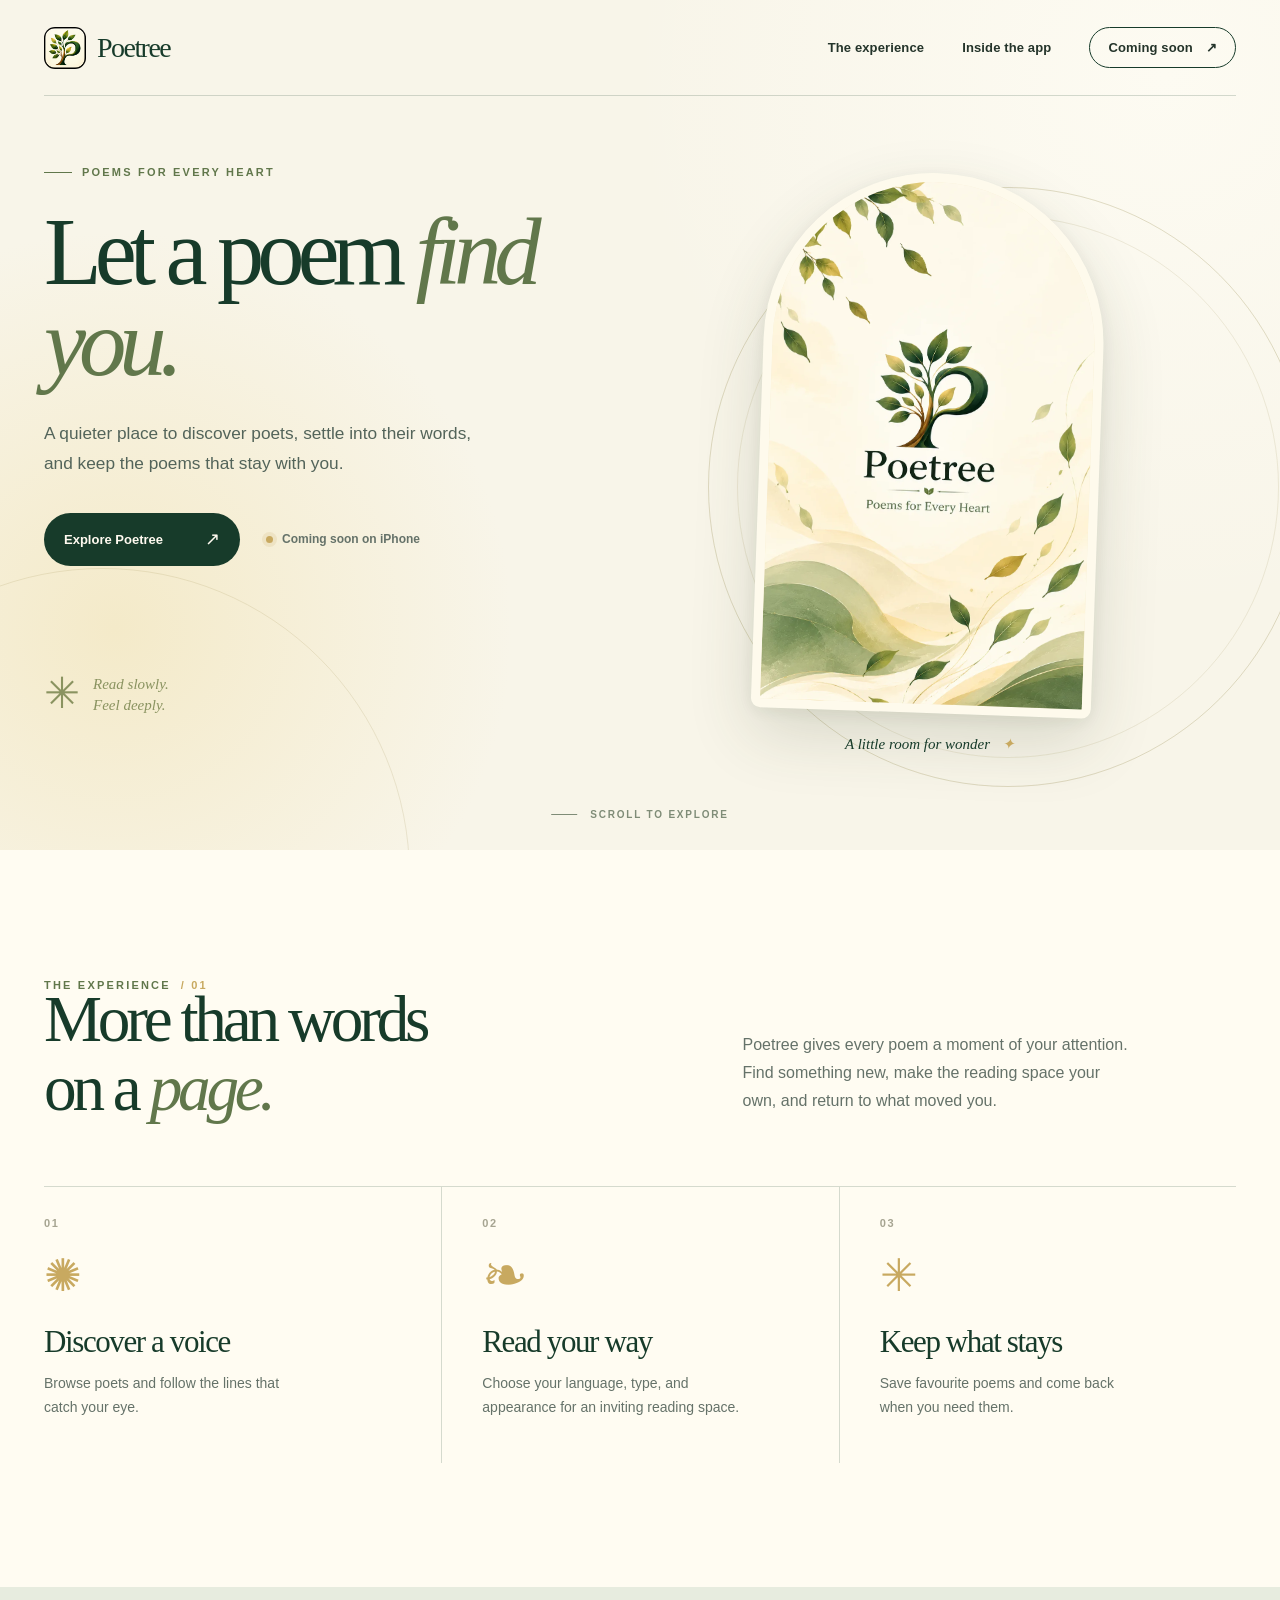
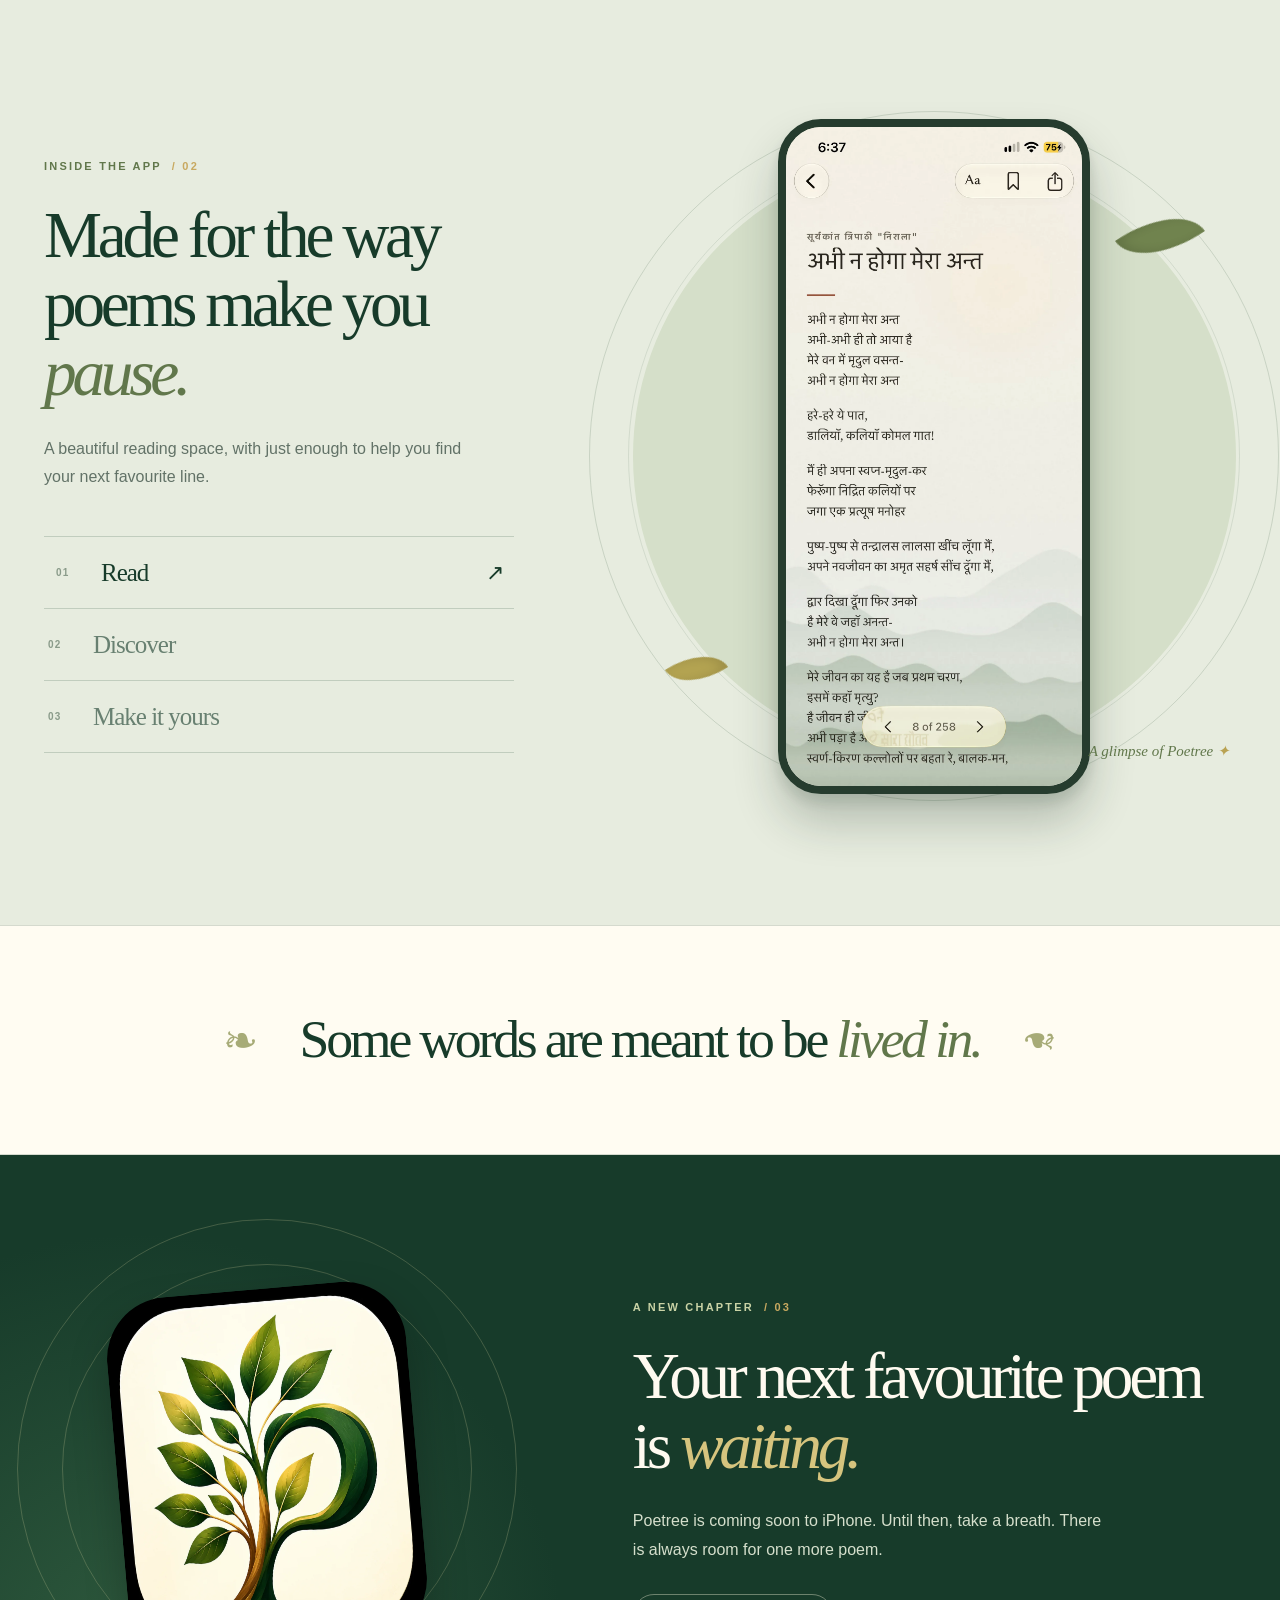
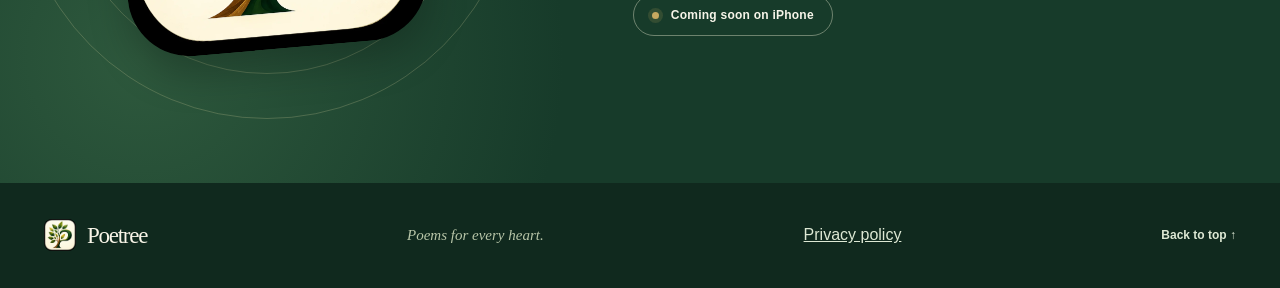
<file: index.html>
<!doctype html>
<html lang="en">
  <head>
    <meta charset="utf-8">
    <meta name="viewport" content="width=device-width, initial-scale=1">
    <meta name="theme-color" content="#f8f5e9">
    <meta name="description" content="Poetree is a quiet home for poems. Discover poets, read in a space that feels like yours, and save the words you love.">
    <title>Poetree — Poems for Every Heart</title>
    <link rel="icon" type="image/png" href="assets/favicon.png">
    <link rel="preload" as="image" href="assets/poetree-art.webp">
    <link rel="stylesheet" href="styles.css">
    <script src="script.js" defer></script>
  </head>
  <body>
    <a class="skip-link" href="#main">Skip to content</a>

    <header class="site-header">
      <div class="shell header-inner">
        <a class="brand" href="#top" aria-label="Poetree, back to top">
          <img src="assets/poetree-icon.webp" width="42" height="42" alt="">
          <span>Poetree</span>
        </a>
        <nav class="site-nav" aria-label="Main navigation">
          <a href="#experience">The experience</a>
          <a href="#inside-the-app">Inside the app</a>
          <a class="nav-cta" href="#coming-soon">Coming soon <span aria-hidden="true">↗</span></a>
        </nav>
      </div>
    </header>

    <main id="main">
      <section class="hero" id="top" aria-labelledby="hero-title">
        <div class="shell hero-grid">
          <div class="hero-copy">
            <p class="eyebrow"><span class="eyebrow-line"></span> Poems for every heart</p>
            <h1 id="hero-title">Let a poem <em>find you.</em></h1>
            <p class="hero-description">A quieter place to discover poets, settle into their words, and keep the poems that stay with you.</p>
            <div class="hero-actions">
              <a class="button button-primary" href="#inside-the-app">Explore Poetree <span aria-hidden="true">↗</span></a>
              <span class="availability"><span class="availability-dot"></span> Coming soon on iPhone</span>
            </div>
            <div class="hero-note" aria-hidden="true"><span class="note-star">✳</span><span>Read slowly.<br>Feel deeply.</span></div>
          </div>
          <div class="hero-visual">
            <div class="hero-halo" aria-hidden="true"></div>
            <figure class="art-frame">
              <img src="assets/poetree-art.webp" width="941" height="1672" alt="Poetree botanical artwork, with a tree-shaped letter P among green and golden leaves">
            </figure>
            <span class="visual-caption">A little room for wonder <span aria-hidden="true">✦</span></span>
          </div>
        </div>
        <a class="scroll-cue" href="#experience" aria-label="Scroll to the Poetree experience"><span></span> Scroll to explore</a>
      </section>

      <section class="intro section-pad" id="experience" aria-labelledby="intro-title">
        <div class="shell">
          <div class="section-heading intro-heading" data-reveal>
            <p class="eyebrow">The experience <span class="eyebrow-number">/ 01</span></p>
            <h2 id="intro-title">More than words<br>on a <em>page.</em></h2>
            <p>Poetree gives every poem a moment of your attention. Find something new, make the reading space your own, and return to what moved you.</p>
          </div>
          <div class="feature-grid">
            <article class="feature" data-reveal>
              <span class="feature-number">01</span>
              <div class="feature-symbol" aria-hidden="true">✺</div>
              <h3>Discover a voice</h3>
              <p>Browse poets and follow the lines that catch your eye.</p>
            </article>
            <article class="feature" data-reveal>
              <span class="feature-number">02</span>
              <div class="feature-symbol feature-symbol-leaf" aria-hidden="true">❧</div>
              <h3>Read your way</h3>
              <p>Choose your language, type, and appearance for an inviting reading space.</p>
            </article>
            <article class="feature" data-reveal>
              <span class="feature-number">03</span>
              <div class="feature-symbol" aria-hidden="true">✳</div>
              <h3>Keep what stays</h3>
              <p>Save favourite poems and come back when you need them.</p>
            </article>
          </div>
        </div>
      </section>

      <section class="app-section section-pad" id="inside-the-app" aria-labelledby="app-title">
        <div class="shell app-grid">
          <div class="app-copy" data-reveal>
            <p class="eyebrow">Inside the app <span class="eyebrow-number">/ 02</span></p>
            <h2 id="app-title">Made for the way poems make you <em>pause.</em></h2>
            <p class="app-lede">A beautiful reading space, with just enough to help you find your next favourite line.</p>
            <div class="screen-tabs" role="tablist" aria-label="App screen previews">
              <button class="screen-tab is-active" type="button" role="tab" id="tab-read" aria-controls="panel-read" aria-selected="true" tabindex="0" data-screen="read">
                <span class="tab-index">01</span><span>Read</span><span class="tab-arrow" aria-hidden="true">↗</span>
              </button>
              <button class="screen-tab" type="button" role="tab" id="tab-discover" aria-controls="panel-discover" aria-selected="false" tabindex="-1" data-screen="discover">
                <span class="tab-index">02</span><span>Discover</span><span class="tab-arrow" aria-hidden="true">↗</span>
              </button>
              <button class="screen-tab" type="button" role="tab" id="tab-personalise" aria-controls="panel-personalise" aria-selected="false" tabindex="-1" data-screen="personalise">
                <span class="tab-index">03</span><span>Make it yours</span><span class="tab-arrow" aria-hidden="true">↗</span>
              </button>
            </div>
          </div>
          <div class="preview-stage" data-reveal>
            <div class="preview-orbit" aria-hidden="true"></div>
            <div class="preview-leaf preview-leaf-one" aria-hidden="true"></div>
            <div class="preview-leaf preview-leaf-two" aria-hidden="true"></div>
            <div class="phone" id="panel-read" role="tabpanel" aria-labelledby="tab-read">
              <img src="assets/reader-hindi.webp" width="1170" height="2532" alt="Poetree's warm, light poem reader showing a Hindi poem" loading="lazy">
            </div>
            <div class="phone" id="panel-discover" role="tabpanel" aria-labelledby="tab-discover" hidden>
              <img src="assets/poet-list-dark.webp" width="1170" height="2532" alt="Poetree's dark poet page listing poems by Emily Brontë" loading="lazy">
            </div>
            <div class="phone" id="panel-personalise" role="tabpanel" aria-labelledby="tab-personalise" hidden>
              <img src="assets/appearance-dark.webp" width="1170" height="2532" alt="Poetree appearance settings showing light and dark reading backgrounds" loading="lazy">
            </div>
            <span class="preview-caption">A glimpse of Poetree <span aria-hidden="true">✦</span></span>
          </div>
        </div>
      </section>

      <section class="quote-section" aria-label="A thought about poetry">
        <div class="shell quote-inner" data-reveal>
          <span class="quote-flourish" aria-hidden="true">❧</span>
          <p>Some words are meant to be <em>lived in.</em></p>
          <span class="quote-flourish" aria-hidden="true">❧</span>
        </div>
      </section>

      <section class="closing section-pad" id="coming-soon" aria-labelledby="closing-title">
        <div class="shell closing-grid">
          <div class="closing-mark" aria-hidden="true"><img src="assets/poetree-icon.webp" width="360" height="360" alt="" loading="lazy"></div>
          <div class="closing-copy" data-reveal>
            <p class="eyebrow">A new chapter <span class="eyebrow-number">/ 03</span></p>
            <h2 id="closing-title">Your next favourite poem is <em>waiting.</em></h2>
            <p>Poetree is coming soon to iPhone. Until then, take a breath. There is always room for one more poem.</p>
            <div class="coming-soon-badge"><span class="availability-dot"></span> Coming soon on iPhone</div>
          </div>
        </div>
      </section>
    </main>

    <footer class="site-footer">
      <div class="shell footer-inner">
        <a class="brand footer-brand" href="#top" aria-label="Poetree, back to top"><img src="assets/poetree-icon.webp" width="32" height="32" alt=""><span>Poetree</span></a>
        <p>Poems for every heart.</p>
        <a href="privacy-policy/">Privacy policy</a>
        <a href="#top">Back to top ↑</a>
      </div>
    </footer>
  </body>
</html>
</file>
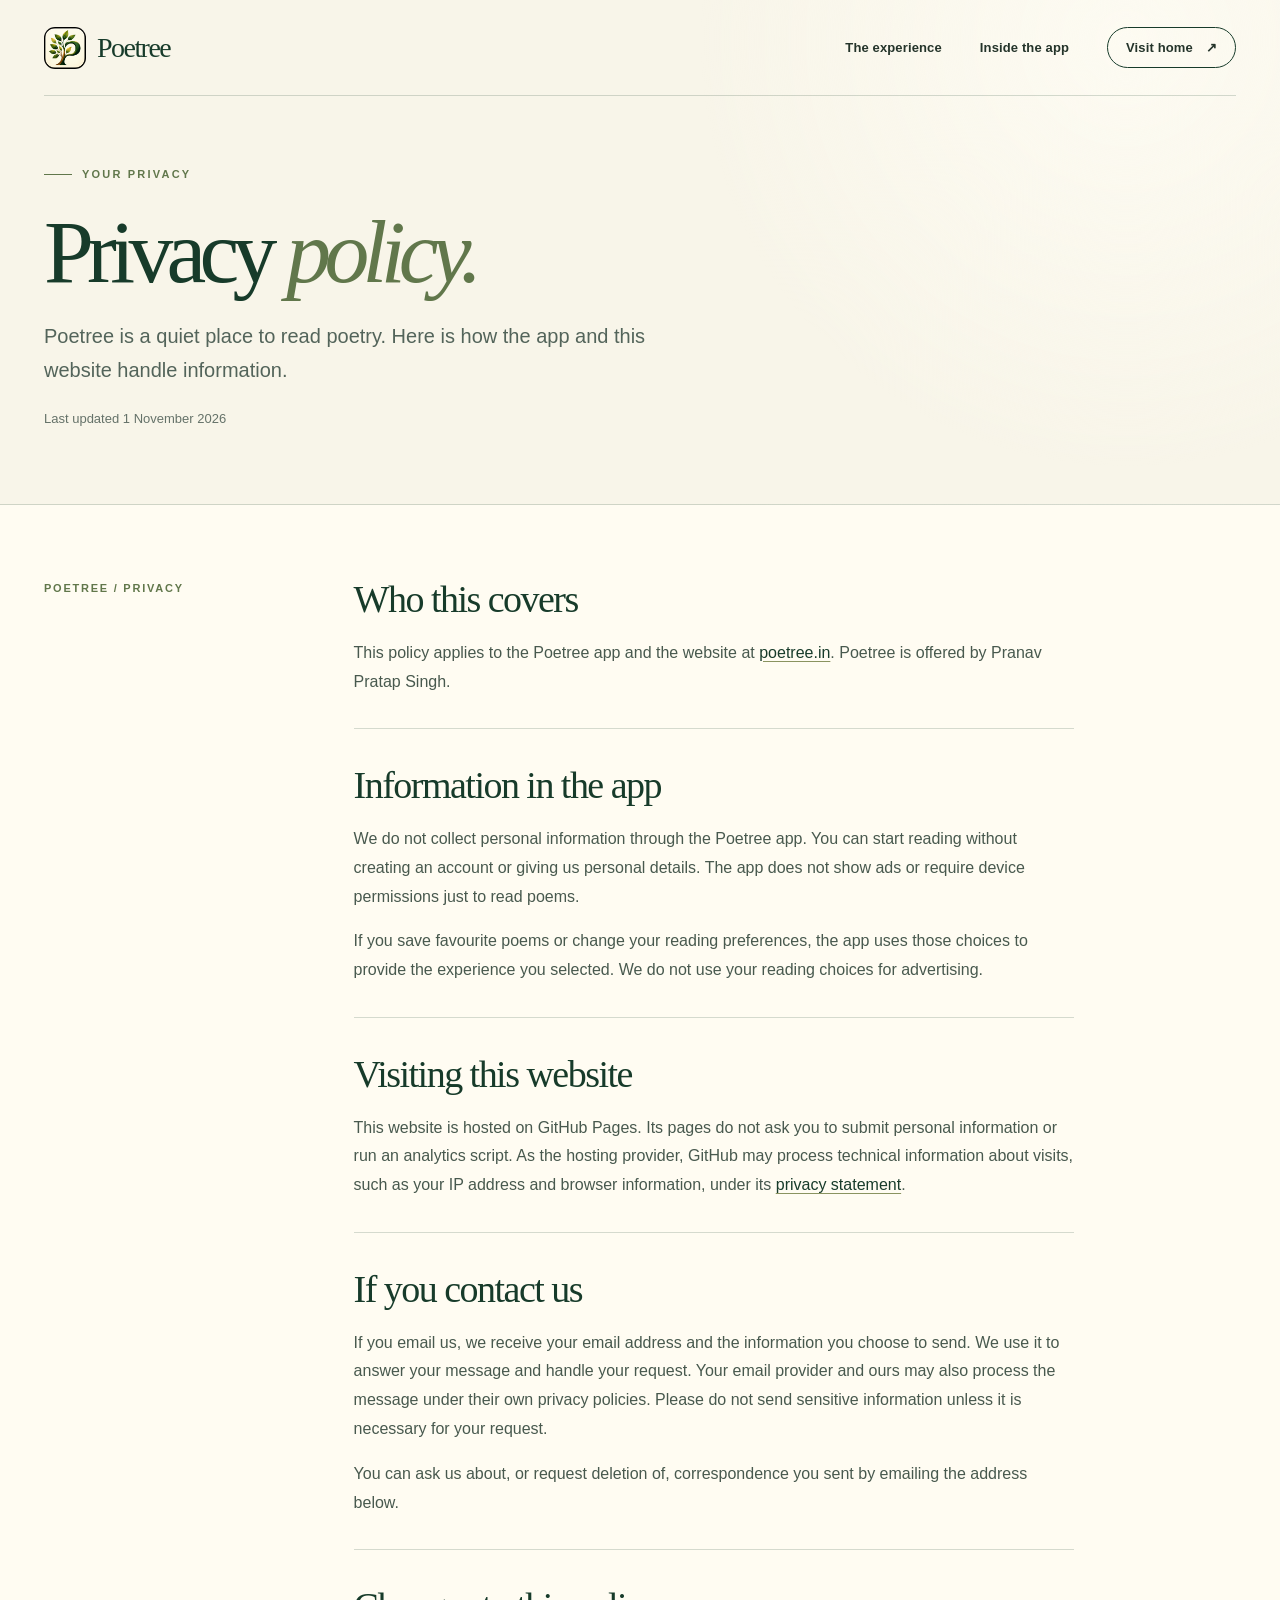
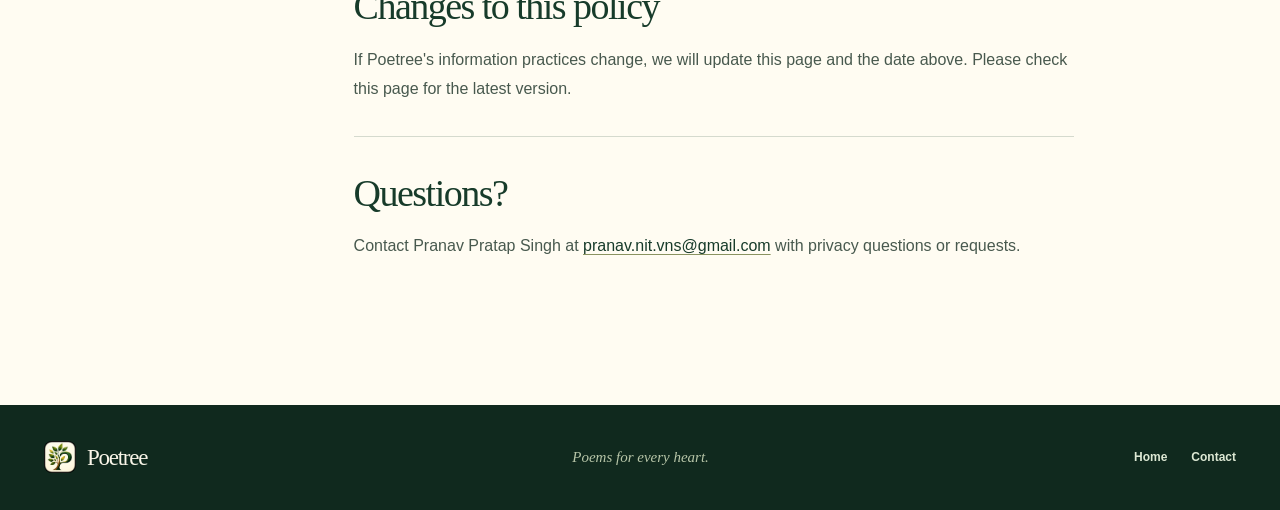
<file: privacy-policy/index.html>
<!doctype html>
<html lang="en">
  <head>
    <meta charset="utf-8">
    <meta name="viewport" content="width=device-width, initial-scale=1">
    <meta name="theme-color" content="#f8f5e9">
    <meta name="description" content="Read Poetree's privacy policy and learn how the app and website handle your information.">
    <title>Privacy Policy — Poetree</title>
    <link rel="icon" type="image/png" href="../assets/favicon.png">
    <link rel="canonical" href="https://poetree.in/privacy-policy/">
    <link rel="stylesheet" href="../styles.css">
    <style>
      .policy-hero { padding: 168px 0 78px; background: radial-gradient(circle at 88% 8%, #fdfbf2 0, transparent 35%), var(--cream); border-bottom: 1px solid var(--line); }
      .policy-hero h1 { max-width: 900px; margin-bottom: 24px; font-size: clamp(52px, 7vw, 92px); }
      .policy-hero .lead { max-width: 670px; margin-bottom: 24px; color: #53645a; font-size: clamp(17px, 2vw, 20px); line-height: 1.7; }
      .policy-date { margin: 0; color: var(--muted); font-size: 13px; }
      .policy-body { padding: 72px 0 112px; background: var(--paper); }
      .policy-layout { display: grid; grid-template-columns: minmax(0, 220px) minmax(0, 720px); gap: clamp(30px, 7vw, 120px); align-items: start; }
      .policy-aside { position: sticky; top: 30px; padding-top: 5px; color: var(--leaf); font-size: 11px; font-weight: 700; letter-spacing: .16em; text-transform: uppercase; }
      .policy-content section { padding: 0 0 32px; margin-bottom: 34px; border-bottom: 1px solid var(--line); }
      .policy-content section:last-child { margin-bottom: 0; border-bottom: 0; }
      .policy-content h2 { margin-bottom: 16px; color: var(--forest); font-size: clamp(29px, 3vw, 38px); letter-spacing: -.04em; line-height: 1.2; }
      .policy-content p { margin-bottom: 16px; color: #48594e; font-size: 16px; line-height: 1.8; }
      .policy-content p:last-child { margin-bottom: 0; }
      .policy-content a { color: var(--forest); text-decoration-color: var(--olive); text-underline-offset: 3px; }
      .policy-content a:hover { color: var(--leaf); }
      .footer-links { display: flex; gap: 24px; align-items: center; }
      .footer-links a { text-decoration: none; font-size: 12px; font-weight: 600; }
      .footer-links a:hover { color: white; }
      @media (max-width: 720px) {
        .policy-hero { padding: 130px 0 60px; }
        .policy-body { padding: 58px 0 80px; }
        .policy-layout { display: block; }
        .policy-aside { position: static; margin-bottom: 30px; }
        .policy-content p { font-size: 15px; }
        .footer-links { gap: 18px; }
      }
    </style>
  </head>
  <body>
    <a class="skip-link" href="#main">Skip to content</a>
    <header class="site-header">
      <div class="shell header-inner">
        <a class="brand" href="../" aria-label="Poetree, home">
          <img src="../assets/poetree-icon.webp" width="42" height="42" alt="">
          <span>Poetree</span>
        </a>
        <nav class="site-nav" aria-label="Main navigation">
          <a href="../#experience">The experience</a>
          <a href="../#inside-the-app">Inside the app</a>
          <a class="nav-cta" href="../">Visit home <span aria-hidden="true">↗</span></a>
        </nav>
      </div>
    </header>
    <main id="main">
      <section class="policy-hero" aria-labelledby="policy-title">
        <div class="shell">
          <p class="eyebrow"><span class="eyebrow-line"></span> Your privacy</p>
          <h1 id="policy-title">Privacy <em>policy.</em></h1>
          <p class="lead">Poetree is a quiet place to read poetry. Here is how the app and this website handle information.</p>
          <p class="policy-date">Last updated <time datetime="2026-11-01">1 November 2026</time></p>
        </div>
      </section>
      <div class="policy-body">
        <div class="shell policy-layout">
          <p class="policy-aside">Poetree / Privacy</p>
          <div class="policy-content">
            <section aria-labelledby="scope">
              <h2 id="scope">Who this covers</h2>
              <p>This policy applies to the Poetree app and the website at <a href="https://poetree.in/">poetree.in</a>. Poetree is offered by Pranav Pratap Singh.</p>
            </section>
            <section aria-labelledby="app-data">
              <h2 id="app-data">Information in the app</h2>
              <p>We do not collect personal information through the Poetree app. You can start reading without creating an account or giving us personal details. The app does not show ads or require device permissions just to read poems.</p>
              <p>If you save favourite poems or change your reading preferences, the app uses those choices to provide the experience you selected. We do not use your reading choices for advertising.</p>
            </section>
            <section aria-labelledby="website">
              <h2 id="website">Visiting this website</h2>
              <p>This website is hosted on GitHub Pages. Its pages do not ask you to submit personal information or run an analytics script. As the hosting provider, GitHub may process technical information about visits, such as your IP address and browser information, under its <a href="https://docs.github.com/en/site-policy/privacy-policies/github-general-privacy-statement">privacy statement</a>.</p>
            </section>
            <section aria-labelledby="contact-data">
              <h2 id="contact-data">If you contact us</h2>
              <p>If you email us, we receive your email address and the information you choose to send. We use it to answer your message and handle your request. Your email provider and ours may also process the message under their own privacy policies. Please do not send sensitive information unless it is necessary for your request.</p>
              <p>You can ask us about, or request deletion of, correspondence you sent by emailing the address below.</p>
            </section>
            <section aria-labelledby="changes">
              <h2 id="changes">Changes to this policy</h2>
              <p>If Poetree's information practices change, we will update this page and the date above. Please check this page for the latest version.</p>
            </section>
            <section aria-labelledby="contact">
              <h2 id="contact">Questions?</h2>
              <p>Contact Pranav Pratap Singh at <a href="mailto:pranav.nit.vns@gmail.com">pranav.nit.vns@gmail.com</a> with privacy questions or requests.</p>
            </section>
          </div>
        </div>
      </div>
    </main>
    <footer class="site-footer">
      <div class="shell footer-inner">
        <a class="brand footer-brand" href="../" aria-label="Poetree, home"><img src="../assets/poetree-icon.webp" width="32" height="32" alt=""><span>Poetree</span></a>
        <p>Poems for every heart.</p>
        <div class="footer-links"><a href="../">Home</a><a href="mailto:pranav.nit.vns@gmail.com">Contact</a></div>
      </div>
    </footer>
  </body>
</html>
</file>
<file: styles.css>
:root {
  --cream: #f8f5e9;
  --paper: #fffcf2;
  --forest: #173b2a;
  --deep: #102b20;
  --leaf: #61774b;
  --olive: #8a9360;
  --gold: #c8a960;
  --ink: #24342a;
  --muted: #657269;
  --line: rgba(26, 63, 43, .18);
  --serif: Georgia, 'Times New Roman', serif;
  --sans: 'Avenir Next', Avenir, 'Helvetica Neue', sans-serif;
}

*, *::before, *::after { box-sizing: border-box; }
html { scroll-behavior: smooth; }
body { margin: 0; background: var(--cream); color: var(--ink); font-family: var(--sans); -webkit-font-smoothing: antialiased; }
body::selection { background: #d5dea9; color: var(--deep); }
img { display: block; max-width: 100%; }
a { color: inherit; }
button { font: inherit; }
[hidden] { display: none !important; }
:focus-visible { outline: 3px solid var(--gold); outline-offset: 4px; }
.shell { width: min(100% - 88px, 1280px); margin-inline: auto; }
.section-pad { padding-block: 124px; }
.skip-link { position: fixed; z-index: 100; top: 10px; left: 10px; padding: 12px 18px; background: var(--deep); color: white; transform: translateY(-160%); }
.skip-link:focus { transform: translateY(0); }

.site-header { position: absolute; z-index: 10; top: 0; left: 0; right: 0; }
.header-inner { display: flex; align-items: center; justify-content: space-between; min-height: 96px; border-bottom: 1px solid var(--line); }
.brand { display: inline-flex; align-items: center; gap: 11px; text-decoration: none; font-family: var(--serif); font-size: 28px; line-height: 1; letter-spacing: -.055em; color: var(--forest); }
.brand img { border-radius: 11px; }
.site-nav { display: flex; align-items: center; gap: 38px; }
.site-nav a { text-decoration: none; font-size: 13px; font-weight: 600; letter-spacing: .01em; transition: color .2s ease; }
.site-nav a:hover { color: var(--leaf); }
.site-nav .nav-cta { display: inline-flex; align-items: center; gap: 13px; border: 1px solid var(--forest); border-radius: 100px; padding: 12px 18px; }
.site-nav .nav-cta:hover { color: var(--cream); background: var(--forest); }

.hero { position: relative; overflow: hidden; min-height: min(850px, 100svh); padding-top: 96px; background: radial-gradient(circle at 9% 74%, #f4eac9 0, transparent 30%), radial-gradient(circle at 91% 9%, #fdfbf2 0, transparent 38%), var(--cream); }
.hero::before { content: ''; position: absolute; left: -16vw; bottom: -26vw; width: 48vw; aspect-ratio: 1; border-radius: 50%; border: 1px solid rgba(162, 147, 86, .18); pointer-events: none; }
.hero-grid { display: grid; grid-template-columns: minmax(0, .93fr) minmax(0, 1.07fr); align-items: center; gap: 4%; min-height: 700px; }
.hero-copy { position: relative; z-index: 2; padding-block: 70px 115px; animation: rise-in .8s both; }
.eyebrow { display: flex; align-items: center; gap: 10px; margin: 0 0 28px; color: var(--leaf); font-size: 11px; font-weight: 700; line-height: 1.2; letter-spacing: .2em; text-transform: uppercase; }
.eyebrow-line { width: 28px; height: 1px; background: var(--leaf); }
.eyebrow-number { color: var(--gold); }
h1, h2, h3, p { margin-top: 0; }
h1, h2, h3 { font-family: var(--serif); font-weight: 400; }
h1 { max-width: 650px; margin-bottom: 29px; color: var(--forest); font-size: clamp(76px, 7.4vw, 118px); line-height: .96; letter-spacing: -.075em; }
h1 em, h2 em, .quote-inner em { color: var(--leaf); font-weight: 400; }
.hero-description { max-width: 450px; margin-bottom: 34px; color: #53645a; font-size: clamp(16px, 1.35vw, 18px); line-height: 1.75; }
.hero-actions { display: flex; align-items: center; gap: 26px; flex-wrap: wrap; }
.button { display: inline-flex; align-items: center; justify-content: space-between; gap: 42px; min-height: 53px; padding: 0 20px; border-radius: 100px; text-decoration: none; font-size: 13px; font-weight: 700; transition: background .25s ease, transform .25s ease, box-shadow .25s ease; }
.button:hover { transform: translateY(-3px); box-shadow: 0 12px 24px rgba(23, 59, 42, .14); }
.button-primary { background: var(--forest); color: #fffaf0; }
.button-primary:hover { background: #2d5436; }
.button span { font-size: 18px; font-weight: 400; }
.availability { display: inline-flex; align-items: center; gap: 9px; color: var(--muted); font-size: 12px; font-weight: 600; }
.availability-dot { width: 7px; height: 7px; flex: none; border-radius: 50%; background: var(--gold); box-shadow: 0 0 0 4px rgba(200, 169, 96, .16); }
.hero-note { display: flex; align-items: center; gap: 13px; margin-top: 108px; color: var(--olive); font-family: var(--serif); font-size: 15px; font-style: italic; line-height: 1.4; }
.note-star { font-size: 43px; line-height: .8; font-style: normal; font-weight: 400; }
.hero-visual { position: relative; display: flex; flex-direction: column; align-items: center; justify-content: center; min-height: 700px; animation: rise-in 1s .16s both; }
.hero-halo { position: absolute; width: 600px; height: 600px; max-width: 105%; border: 1px solid rgba(151, 142, 79, .28); border-radius: 50%; transform: translate(13%, 4%); }
.hero-halo::after { content: ''; position: absolute; inset: 28px; border: 1px solid rgba(151, 142, 79, .15); border-radius: 50%; }
.art-frame { position: relative; flex: none; width: min(340px, 80%); aspect-ratio: 17 / 27; margin: 0; overflow: hidden; border: 9px solid rgba(255, 253, 241, .84); border-radius: 235px 235px 13px 13px; background: #f8efd5; box-shadow: 0 25px 65px rgba(55, 67, 36, .16), 0 4px 18px rgba(55, 67, 36, .07); transform: rotate(2deg); }
.art-frame img { width: 100%; height: auto; transition: transform .8s ease; }
.art-frame:hover img { transform: scale(1.045); }
.visual-caption { position: relative; margin-top: 22px; color: var(--forest); font-family: var(--serif); font-size: 15px; font-style: italic; }
.visual-caption span { margin-left: 8px; color: var(--gold); }
.scroll-cue { position: absolute; bottom: 30px; left: 50%; display: flex; align-items: center; gap: 13px; transform: translateX(-50%); color: #7f8c77; text-decoration: none; text-transform: uppercase; letter-spacing: .18em; font-size: 10px; font-weight: 700; white-space: nowrap; }
.scroll-cue span { width: 26px; height: 1px; background: currentColor; }

.intro { background: var(--paper); }
.intro-heading { display: grid; grid-template-columns: 1.1fr .9fr; gap: 8%; align-items: end; margin-bottom: 74px; }
.intro-heading .eyebrow { grid-column: 1 / -1; margin-bottom: -18px; }
.section-heading h2, .app-copy h2, .closing h2 { margin-bottom: 0; color: var(--forest); font-size: clamp(50px, 5.1vw, 78px); line-height: 1.06; letter-spacing: -.065em; }
.intro-heading > p:last-child { max-width: 390px; margin-bottom: 8px; color: var(--muted); font-size: 16px; line-height: 1.75; }
.feature-grid { display: grid; grid-template-columns: repeat(3, 1fr); border-top: 1px solid var(--line); }
.feature { position: relative; min-height: 276px; padding: 26px 40px 5px 0; }
.feature + .feature { border-left: 1px solid var(--line); padding-left: 40px; }
.feature-number { color: #a6a491; font-size: 11px; font-weight: 700; letter-spacing: .15em; }
.feature-symbol { display: block; height: 70px; margin-top: 23px; color: var(--gold); font-family: var(--serif); font-size: 45px; line-height: 1; }
.feature-symbol-leaf { font-size: 55px; line-height: .8; }
.feature h3 { margin-bottom: 12px; color: var(--forest); font-size: 31px; letter-spacing: -.045em; }
.feature p { max-width: 270px; margin-bottom: 0; color: var(--muted); font-size: 14px; line-height: 1.7; }

.app-section { overflow: hidden; background: #e7ecdf; }
.app-grid { display: grid; grid-template-columns: minmax(0, .9fr) minmax(0, 1.1fr); align-items: center; gap: 8%; }
.app-copy { padding-block: 40px; }
.app-copy h2 { max-width: 600px; }
.app-lede { max-width: 440px; margin: 27px 0 45px; color: #627267; font-size: 16px; line-height: 1.75; }
.screen-tabs { max-width: 470px; border-top: 1px solid var(--line); }
.screen-tab { display: grid; grid-template-columns: 45px 1fr 24px; align-items: center; width: 100%; min-height: 72px; padding: 0 4px; border: 0; border-bottom: 1px solid var(--line); background: transparent; color: #688071; text-align: left; cursor: pointer; transition: color .25s ease, padding .25s ease; }
.screen-tab:hover, .screen-tab.is-active { color: var(--forest); padding-left: 12px; }
.screen-tab > span:nth-child(2) { font-family: var(--serif); font-size: 25px; letter-spacing: -.04em; }
.tab-index { align-self: center; color: #8a9b8a; font-size: 10px; font-weight: 700; letter-spacing: .12em; }
.tab-arrow { font-size: 22px; font-weight: 300; opacity: 0; transform: translate(-4px, 4px); transition: opacity .25s ease, transform .25s ease; }
.screen-tab:hover .tab-arrow, .screen-tab.is-active .tab-arrow { opacity: 1; transform: translate(0, 0); }
.preview-stage { position: relative; display: grid; place-items: center; min-height: 690px; }
.preview-stage::before { content: ''; position: absolute; width: 610px; max-width: 100%; aspect-ratio: 1; border-radius: 50%; background: #d5dfc9; }
.preview-orbit { position: absolute; width: 690px; max-width: 120%; aspect-ratio: 1; border: 1px solid rgba(63, 94, 66, .18); border-radius: 50%; }
.preview-orbit::before { content: ''; position: absolute; inset: 38px; border: 1px solid rgba(63, 94, 66, .12); border-radius: 50%; }
.phone { position: relative; z-index: 1; width: min(312px, 62%); aspect-ratio: 1170 / 2532; overflow: hidden; border: 8px solid #263c2e; border-radius: 43px; background: #f4f0e4; box-shadow: 0 28px 45px rgba(24, 48, 35, .24), 0 8px 14px rgba(24, 48, 35, .12); animation: phone-in .42s ease both; }
.phone img { width: 100%; height: 100%; object-fit: cover; }
.preview-leaf { position: absolute; z-index: 2; width: 80px; height: 42px; border-radius: 0 100% 0 100%; background: #70834e; box-shadow: inset 6px 2px 10px rgba(0, 0, 0, .11); }
.preview-leaf-one { top: 15%; right: 6%; transform: rotate(-34deg); }
.preview-leaf-two { bottom: 17%; left: 6%; width: 55px; height: 31px; background: #b3a351; transform: rotate(148deg); }
.preview-caption { position: absolute; z-index: 2; right: 1%; bottom: 6%; color: var(--leaf); font-family: var(--serif); font-size: 15px; font-style: italic; }
.preview-caption span { color: #b9a252; }

.quote-section { padding-block: 82px; background: var(--paper); border-block: 1px solid var(--line); }
.quote-inner { display: flex; align-items: center; justify-content: center; gap: 42px; text-align: center; }
.quote-inner p { margin: 0; color: var(--forest); font-family: var(--serif); font-size: clamp(34px, 4.2vw, 61px); line-height: 1.18; letter-spacing: -.06em; }
.quote-flourish { color: #a7ab77; font-family: var(--serif); font-size: 42px; }
.quote-flourish:last-child { transform: rotate(180deg); }

.closing { overflow: hidden; background: radial-gradient(circle at 11% 80%, #2e593d, transparent 34%), var(--forest); color: #f7f5e9; }
.closing-grid { display: grid; grid-template-columns: .85fr 1.15fr; align-items: center; gap: 12%; }
.closing-mark { position: relative; display: grid; place-items: center; min-height: 380px; }
.closing-mark::before, .closing-mark::after { content: ''; position: absolute; width: 410px; max-width: 110%; aspect-ratio: 1; border: 1px solid rgba(226, 218, 164, .22); border-radius: 50%; }
.closing-mark::after { width: 500px; max-width: 128%; }
.closing-mark img { position: relative; z-index: 1; width: 300px; max-width: 72%; border-radius: 62px; box-shadow: 0 18px 40px rgba(0, 0, 0, .24); transform: rotate(-5deg); }
.closing .eyebrow { color: #cad3a6; }
.closing h2 { max-width: 680px; color: #fffaf0; }
.closing h2 em { color: #d6c47e; }
.closing-copy > p:not(.eyebrow) { max-width: 470px; margin: 26px 0 30px; color: #d5dfcc; font-size: 16px; line-height: 1.8; }
.coming-soon-badge { display: inline-flex; align-items: center; gap: 12px; padding: 13px 18px; border: 1px solid rgba(250, 247, 222, .38); border-radius: 100px; color: #f7f5e9; font-size: 12px; font-weight: 700; letter-spacing: .02em; }
.site-footer { background: #10291e; color: #dde8d4; }
.footer-inner { display: flex; align-items: center; justify-content: space-between; min-height: 105px; gap: 20px; }
.footer-brand { color: #f9f5e8; font-size: 23px; }
.footer-brand img { border-radius: 8px; }
.footer-inner p { margin: 0; font-family: var(--serif); font-size: 15px; font-style: italic; color: #b7c5a8; }
.footer-inner > a:last-child { text-decoration: none; font-size: 12px; font-weight: 600; }
.footer-inner > a:last-child:hover { color: white; }

@keyframes rise-in { from { opacity: 0; transform: translateY(24px); } to { opacity: 1; transform: translateY(0); } }
@keyframes phone-in { from { opacity: .5; transform: translateY(10px) scale(.98); } to { opacity: 1; transform: translateY(0) scale(1); } }
@media (prefers-reduced-motion: no-preference) {
  .reveal-ready [data-reveal] { opacity: 0; transform: translateY(25px); transition: opacity .7s ease, transform .7s ease; }
  .reveal-ready [data-reveal].is-visible { opacity: 1; transform: translateY(0); }
}
@media (max-width: 1050px) {
  .shell { width: min(100% - 56px, 1280px); }
  .hero-grid { gap: 0; }
  h1 { font-size: clamp(65px, 8vw, 100px); }
  .art-frame { width: min(304px, 80%); }
  .hero-visual { min-height: 620px; }
  .preview-stage { min-height: 610px; }
  .phone { width: min(285px, 65%); }
}
@media (max-width: 720px) {
  .shell { width: min(100% - 40px, 1280px); }
  .section-pad { padding-block: 80px; }
  .header-inner { min-height: 74px; }
  .brand { font-size: 24px; }
  .brand img { width: 36px; height: 36px; }
  .site-nav { gap: 0; }
  .site-nav a:not(.nav-cta) { display: none; }
  .site-nav .nav-cta { padding: 10px 14px; font-size: 11px; }
  .hero { min-height: auto; padding-top: 74px; }
  .hero-grid { display: flex; flex-direction: column; align-items: stretch; min-height: auto; }
  .hero-copy { padding: 77px 0 28px; }
  .eyebrow { margin-bottom: 24px; font-size: 10px; }
  h1 { max-width: 490px; margin-bottom: 24px; font-size: clamp(60px, 15vw, 89px); }
  .hero-description { max-width: 450px; font-size: 16px; }
  .hero-actions { gap: 18px; }
  .hero-note { display: none; }
  .hero-visual { min-height: 520px; margin-bottom: 55px; }
  .hero-halo { width: 450px; height: 450px; transform: translate(8%, 3%); }
  .art-frame { width: min(300px, 77%); }
  .visual-caption { font-size: 14px; }
  .scroll-cue { bottom: 16px; }
  .intro-heading { display: block; margin-bottom: 48px; }
  .intro-heading .eyebrow { margin-bottom: 24px; }
  .section-heading h2, .app-copy h2, .closing h2 { font-size: clamp(46px, 11vw, 68px); }
  .intro-heading > p:last-child { margin: 23px 0 0; }
  .feature-grid { display: block; }
  .feature, .feature + .feature { min-height: 0; padding: 23px 0 26px; border-left: 0; border-bottom: 1px solid var(--line); }
  .feature-symbol { float: right; height: auto; margin: -4px 10px 0 0; }
  .feature h3 { margin-top: 14px; }
  .app-grid { display: flex; flex-direction: column; align-items: stretch; gap: 12px; }
  .app-copy { padding: 0; }
  .app-lede { margin-bottom: 28px; }
  .screen-tab { min-height: 65px; }
  .preview-stage { min-height: 620px; }
  .preview-stage::before { width: 520px; }
  .preview-orbit { width: 580px; }
  .phone { width: min(290px, 65%); }
  .preview-caption { bottom: 1%; }
  .quote-section { padding-block: 62px; }
  .quote-inner { gap: 12px; }
  .quote-flourish { font-size: 28px; }
  .closing-grid { display: flex; flex-direction: column; align-items: stretch; gap: 45px; }
  .closing-mark { order: 2; min-height: 270px; }
  .closing-mark img { width: 220px; border-radius: 46px; }
  .closing-mark::before { width: 320px; }
  .closing-mark::after { width: 390px; }
  .footer-inner { min-height: 115px; flex-wrap: wrap; padding-block: 20px; }
  .footer-inner p { order: 3; flex-basis: 100%; }
}
@media (max-width: 390px) {
  .shell { width: min(100% - 32px, 1280px); }
  h1 { font-size: 58px; }
  .hero-visual { min-height: 465px; }
  .preview-stage { min-height: 550px; }
}
@media (prefers-reduced-motion: reduce) {
  html { scroll-behavior: auto; }
  *, *::before, *::after { animation-duration: .01ms !important; animation-iteration-count: 1 !important; transition-duration: .01ms !important; }
}
</file>
